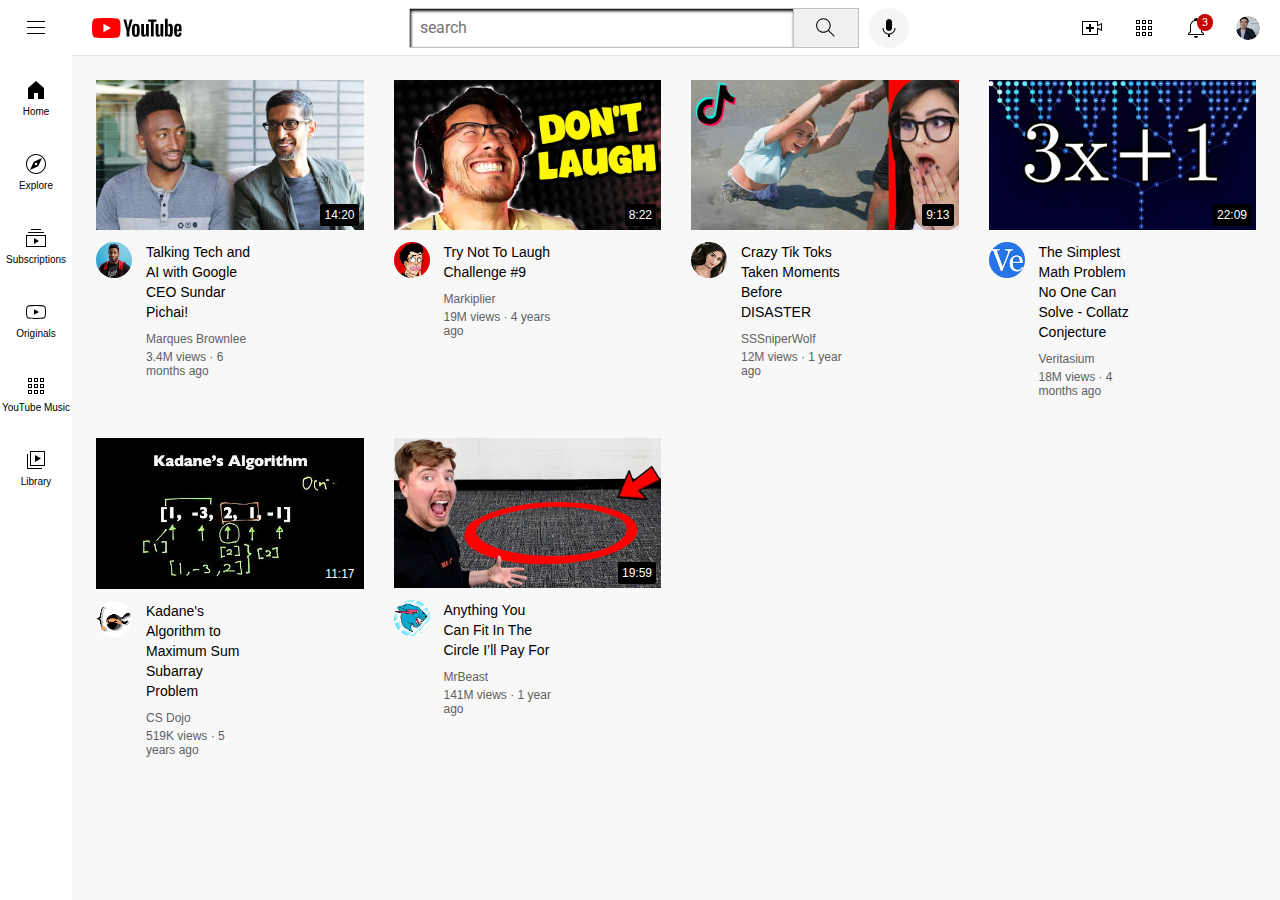
<file: index.html>
<!DOCTYPE html>
<html>
        <head>
            <link rel="preconnect" href="https://fonts.googleapis.com">
            <link rel="preconnect" href="https://fonts.gstatic.com" crossorigin>
            <link href="https://fonts.googleapis.com/css2?family=Roboto:wght@400;500;700&display=swap" 
            rel="stylesheet">
            <title>youtube.com Clone</title>

            <link rel="stylesheet" href="styles/general.css">
            <link rel="stylesheet" href="styles/header.css">
            <link rel="stylesheet" href="styles/video.css">
            <link rel="stylesheet" href="styles/sidebar.css">


        </head>
        <body>
            <header class="header">
                <div class="left-section">
                   <img class="hamburger-menu"
                   src="icon/hamburger-menu.svg">
                   <img class="youtube-logo"
                   src="icon/youtube-logo.svg">
                </div>
                <div class="middle-section">
                    <input class="search-bar" 
                    type="text"placeholder="search">
                <button class="search-button">
                  <img class="search-icon" src="icon/search.svg"> 
                  <div class="tooltip">Search</div> 
                </button>
                <!-- Comment  -->
                <button 
                class="voice-search-button">
                    <img class="voice-search-icon"
                    src="icon/voice-search-icon.svg">
                    <div class="tooltip">Search with your voice</div> 
                </button>
                </div>
                <div class="right-section">
                    <div class="upload-icon-container">
                        <img class="upload-icon"
                        src="icon/upload.svg">
                        <div class="tooltip">Create</div> 
                    </div>
                    <div class="youtube-apps-icon-container">
                        <img class="youtube-apps-icon"
                    src="icon/youtube-apps.svg">
                    <div class="tooltip">You Tube Apps</div>
                    </div>
                    
                    <div class="notifications-icon-container">
                        <img class="notifications-icon"
                            src="icon/notifications.svg"> 
                    <div class="notifications-count">3</div>
                    <div class="tooltip">Notifications</div>
                      
                    </div>
                   <img class="current-user-pictures"
                    src="channel-picture/my-channel.jpeg">
                </div>
            </header>

                <nav class="sidebar">
                    <div class="sidebar-link"><img src="icon/home.svg"> 
                    <div>Home</div>
                </div>
                    <div class="sidebar-link"><img src="icon/explore.svg">
                    <div>Explore</div>
                    </div>
                    <div class="sidebar-link"><img src="icon/subscriptions (1).svg">
                    <div>Subscriptions</div>
                    </div>
                    <div class="sidebar-link"><img src="icon/originals.svg">
                    <div>Originals</div>
                    </div>
                    <div class="sidebar-link"><img src="icon/youtube-apps.svg">
                    <div>YouTube Music</div>
                    </div>
                    <div class="sidebar-link"><img src="icon/library.svg">
                    <div>Library</div>
                    </div>
                </nav>

                <main> 
                    <section class="video-grid">
                    <div class="video-preview">
                        <div class="thumbnail-row">
                         <img class="thumbnail" 
                        src="thumbnail/thumbnail-1.webp">
                        <div class="video-time">14:20</div>
                    </div>
                    <div class="video-info-grid">
                        <div class="channel-picture">
                            <img class="profile-picture" src="channel-picture/channel-1.jpeg">
                        </div>
                        <div class="video-info">
                            <p class="video-title">
                                Talking Tech and AI 
                                with Google
                                CEO Sundar Pichai!
                            </p>
                            <p class="video-author">Marques Brownlee
                            </p>
                            <p class="video-status">3.4M views &#183; 6 months ago

                            </p>
                        </div>
                    </div>
                </div>
            

            <div class="video-preview">
                <div class="thumbnail-row">
                    <img class="thumbnail" 
                    src="thumbnail/thumbnail-2.webp">
                    <div class="video-time">8:22</div>
                </div>
                <div class="video-info-grid">
                    <div class="channel-picture">
                        <img class="profile-picture" src="channel-picture/channel-2.jpeg">
                    </div>
                    <div class="video-info">
                        <p class="video-title">
                            Try Not To Laugh Challenge #9
                        </p>
                        <p class="video-author">
                            Markiplier
                        </p>
                        <p class="video-status">19M views &#183; 4 years ago

                        </p>
                    </div>
                </div>
            </div>
            <div class="video-preview">
                <div class="thumbnail-row">
                    <img class="thumbnail" src="thumbnail/thumbnail-3.webp">
                    <div class="video-time">9:13</div>
                </div>
                <div class="video-info-grid">
                    <div class="channel-picture">
                        <img class="profile-picture" src="channel-picture/channel-3.jpeg">
                    </div>

                    <div class="video-info">
                        <p class="video-title">
                            Crazy Tik Toks Taken Moments Before DISASTER
                        </p>
                        <p class="video-author">
                            SSSniperWolf
                        </p>
                        <p  class="video-status">
                            12M views &#183; 1 year ago
                        </p>
                    </div>
                </div>
            </div>

            <div class="video-preview">
                <div class="thumbnail-row">
                    <img class="thumbnail" 
                    src="thumbnail/thumbnail-4.webp">
                    <div class="video-time">22:09</div>
                </div>
                <div class="video-info-grid">
                    <div class="channel-picture">
                        <img class="profile-picture" src="channel-picture/channel-4.jpeg">
                    </div>
                    <div class="video-info">
                        <p class="video-title">
                            The Simplest Math Problem No One Can Solve - Collatz Conjecture
                        </p>
                        <p class="video-author">
                            Veritasium
                        </p>
                        <p class="video-status">
                            18M views &#183; 4 months ago
                        </p>
                    </div>
                </div>
            </div>

            <div class="video-preview">
                <div class="thumbnail-row">
                    <img class="thumbnail" 
                    src="thumbnail/thumbnail-5.webp">
                    <div class="video-time">11:17</div>
                </div>
                <div class="video-info-grid">
                    <div class="channel-picture">
                        <img class="profile-picture" src="channel-picture/channel-5.jpeg" alt="">
                    </div>
                    <div class="video-info">
                        <p class="video-title">
                            Kadane's Algorithm to Maximum Sum Subarray Problem
                            
                        </p>
                        <p class="video-author">
                            CS Dojo
                        </p>
                        <p class="video-status">
                            519K views &#183; 5 years ago
                        </p>
                    </div>
                </div>
            </div>

            <div class="video-preview">
                <div class="thumbnail-row">
                    <img class="thumbnail" src="thumbnail/thumbnail-6.webp">
                    <div class="video-time">19:59</div>
                </div>
                <div class="video-info-grid">
                    <div class="channel-picture">
                        <img class="profile-picture" src="channel-picture/channel-6.jpeg">
                    </div>
                    <div class="video-info">
                        <p class="video-title">
                            Anything You Can Fit In The Circle I’ll Pay For
                        </p>
                        <p class="video-author">
                            MrBeast
                        </p>
                        <p class="video-status">
                            141M views &#183; 1 year ago
                        </p>
                    </div>
                    </div>
                    </div>
                </section>
            </main>   
        </body>
</html>
</file>
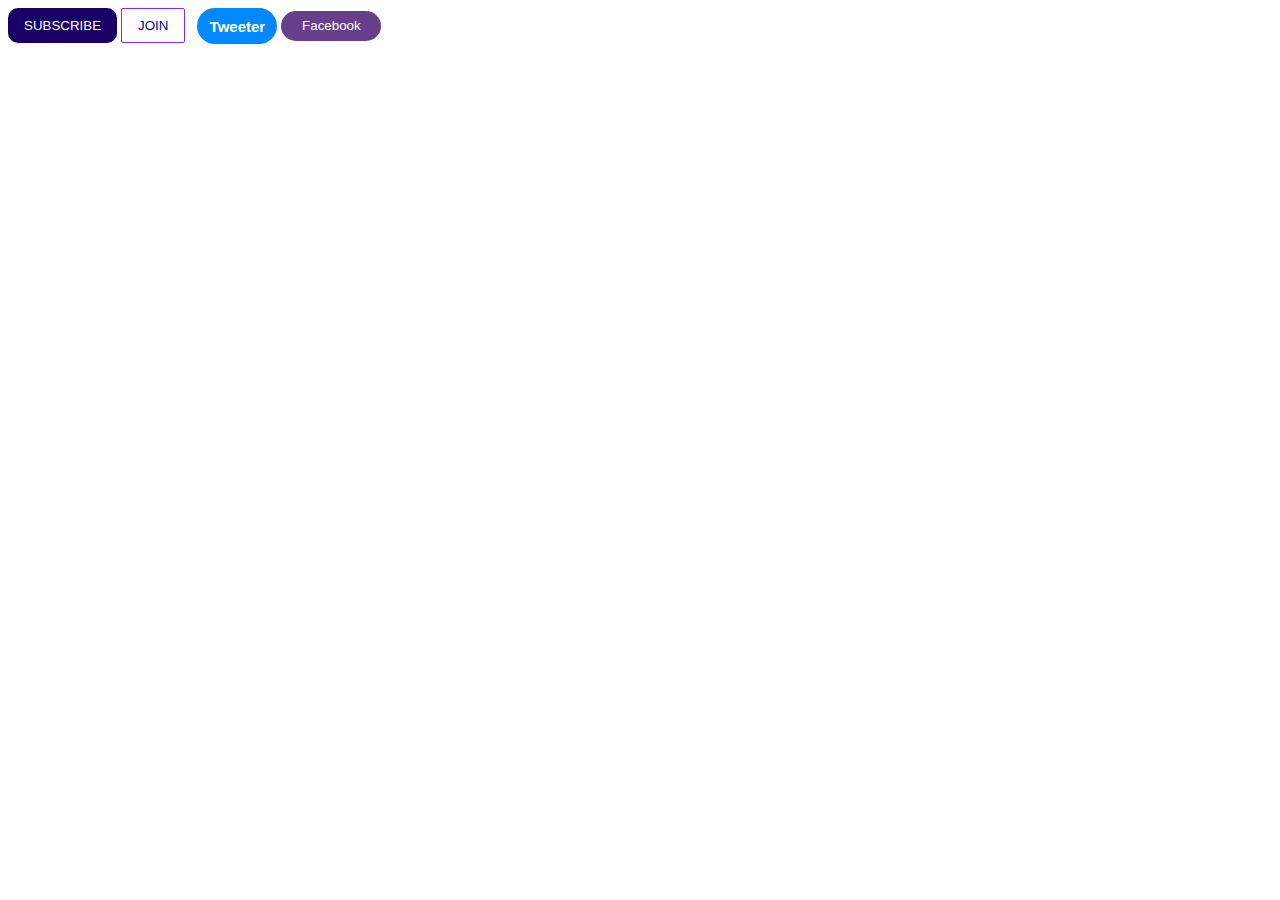
<file: buttons.html>
<!DOCTYPE html>
<html>
	<head>
		<title>
			buttons practice

		</title>
		<link rel="stylesheet" href="style/buttons.css">
	
		
	</head>
	<body>
		<button class="subscribe-button">SUBSCRIBE</button>
		<button class="join-button">JOIN </button>
		<button class="tweeter-button">Tweeter</button>
		<button class="facebook-button">Facebook</button>
		

	</body>
</html>
</file>
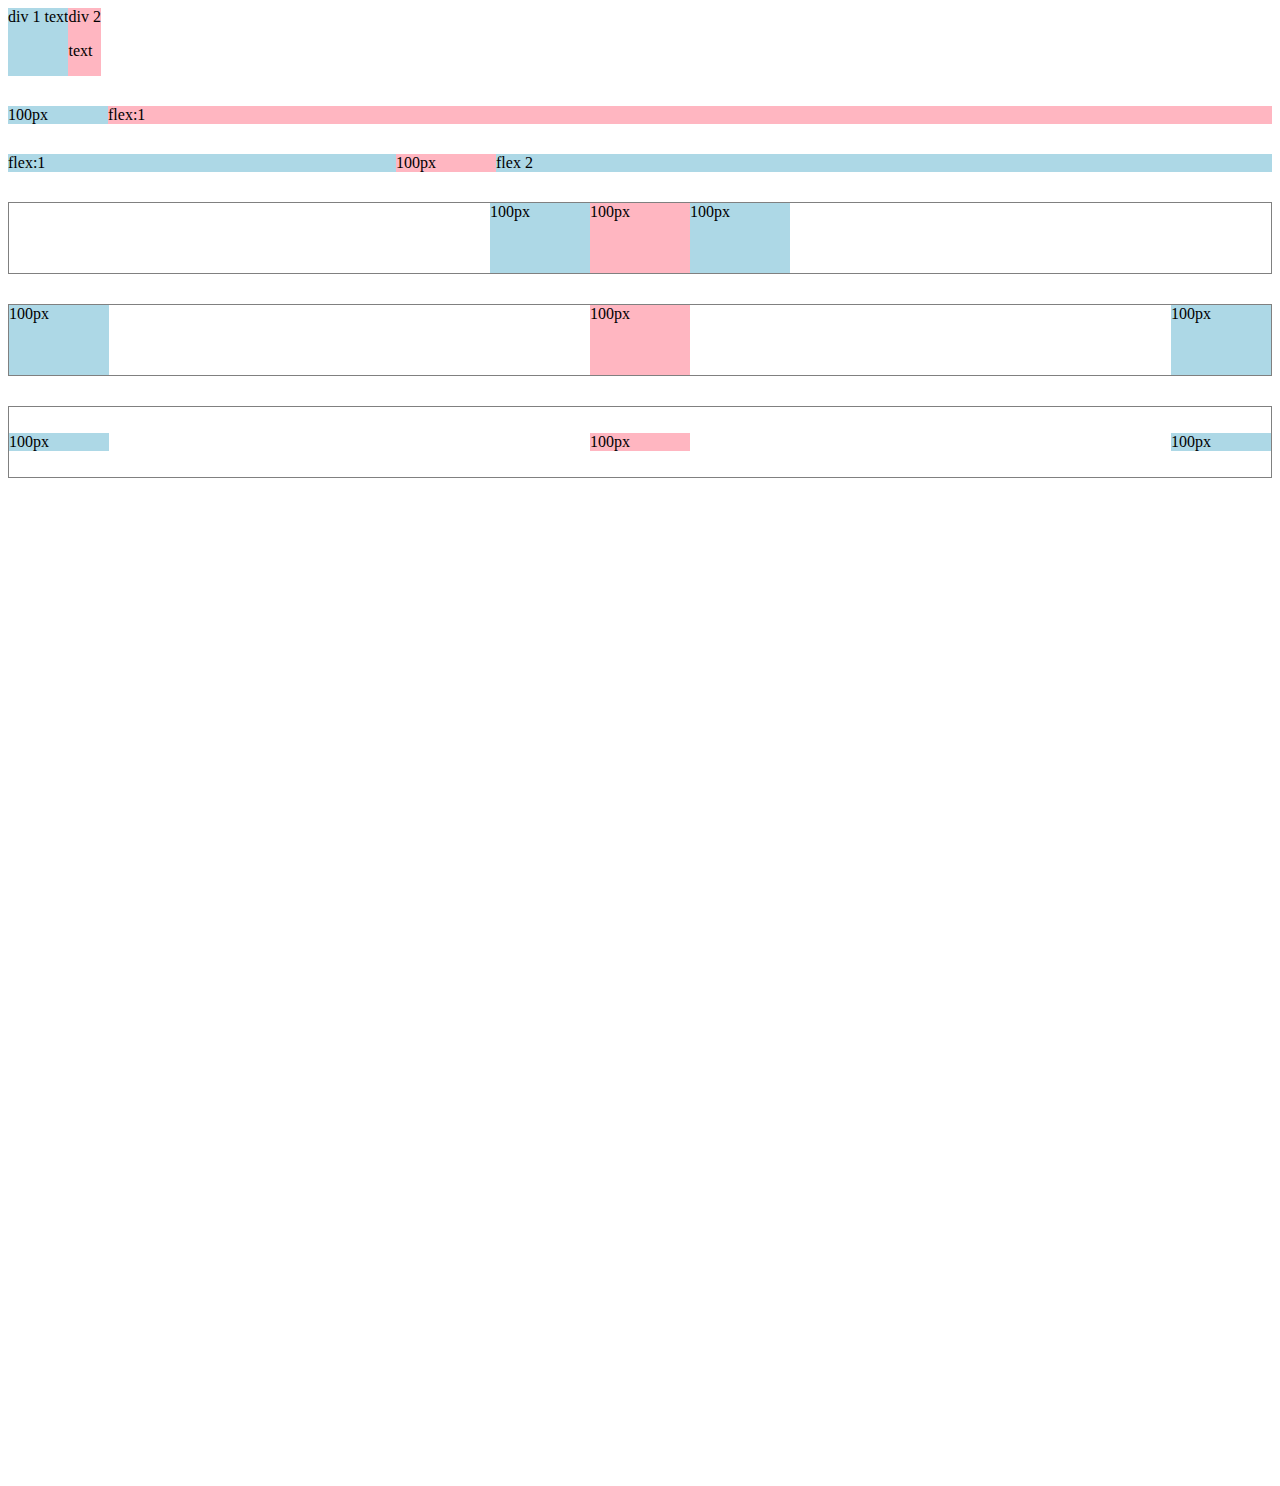
<file: flexbox.html>
<!DOCTYPE html>
<html>
    <head>
        <title>Flexbox Practice</title>
    </head>
    <body style="padding-bottom: 1000px;">
        <div style="
        display: flex;
        flex-direction: row;
        ">
        <div style="background-color: lightblue;">div 1 text</div>
        <div style="background-color: lightpink;">div 2 <p>text</p></div>
        </div>

        <div style="
        margin-top: 30px;
        display: flex;
        flex-direction: row;
        ">
        <div style="background-color: lightblue;
        width: 100px;
        ">100px</div>
        <div style="background-color: lightpink;
        flex: 1;
        ">flex:1</div>
        </div>

        <div style="
        margin-top: 30px;
        display: flex;
        flex-direction: row;
        ">

        <div style="background-color: lightblue;
        flex: 1;
        ">flex:1</div>
        <div style="background-color: lightpink;
        width: 100px;
        ">100px</div>
        <div style="background-color: lightblue;
        flex: 2;
        ">flex 2</div>
        </div>

        <div style="
        margin-top: 30px;
        height: 70px;
        border-width: 1px;
        border-style: solid;
        border-color: gray;
        display: flex;
        flex-direction: row;
        justify-content: center;
        ">

        <div style="background-color: lightblue;
        width: 100px;
        ">100px</div>
        <div style="background-color: lightpink;
        width: 100px;
        ">100px</div>
        <div style="background-color: lightblue;
        width: 100px;
        ">100px</div>
        </div>

<div style="
margin-top: 30px;
height: 70px;
border-width: 1px;
border-style: solid;
border-color: gray;
display: flex;
flex-direction: row;
justify-content: space-between;
">

<div style="background-color: lightblue;
width: 100px;
">100px</div>
<div style="background-color: lightpink;
width: 100px;
">100px</div>
<div style="background-color: lightblue;
width: 100px;
">100px</div>
     </div>

     
<div style="
margin-top: 30px;
height: 70px;
border-width: 1px;
border-style: solid;
border-color: gray;
display: flex;
flex-direction: row;
justify-content: space-between;
align-items: center;
">

<div style="background-color: lightblue;
width: 100px;
">100px</div>
<div style="background-color: lightpink;
width: 100px;
">100px</div>
<div style="background-color: lightblue;
width: 100px;
">100px</div>
     </div>
    </body>
</html>
</file>
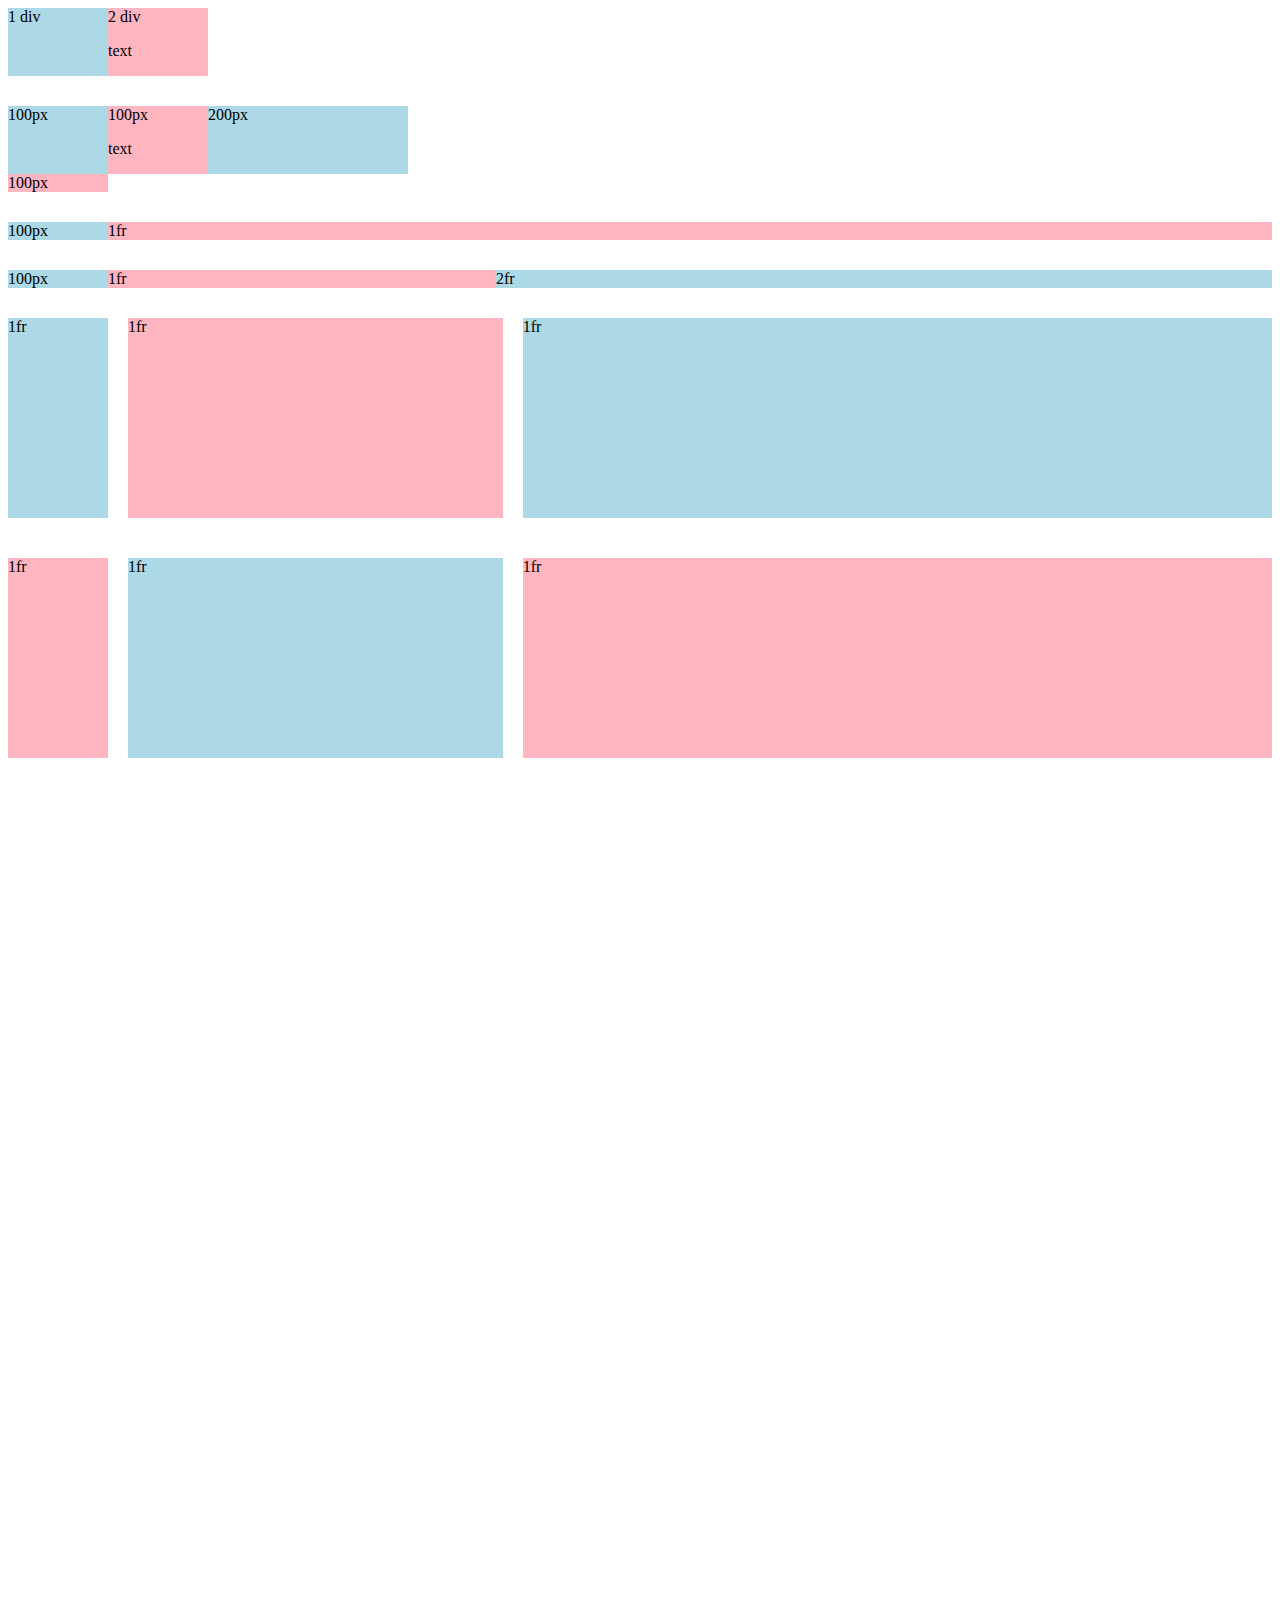
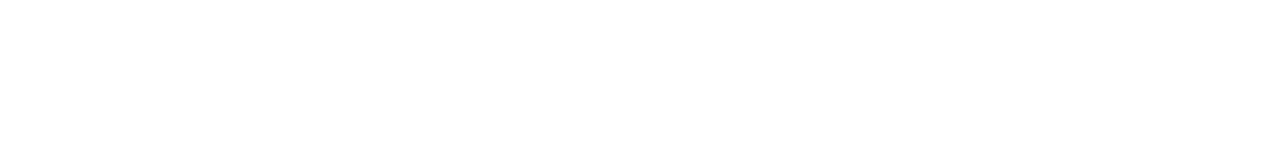
<file: grid.html>
<!DOCTYPE html>
<html>
    <head>
        <title>Grid Practice</title>

    </head>
    <body style="padding-bottom: 1000px;">
        <div style="
        display:grid ;
        grid-template-columns: 100px 100px;
        ">
            <div style="background-color: 
            lightblue;">1 div</div>
            <div style="background-color:
            lightpink ;">2 div <p>text</p> </div>
        </div>

        <div style="
        margin-top: 30px;
        display:grid ;
        grid-template-columns: 100px 100px 200px;
        ">
            <div style="background-color:
             lightblue;">100px</div>
            <div style="background-color:
            lightpink ;">100px <p>text</p> </div>
            <div style="background-color:
            lightblue;">200px</div>
            <div style="background-color:
            lightpink ;">100px  </div>
        </div>

        <div style="
        margin-top: 30px;
        display:grid ;
        grid-template-columns: 100px 1fr;
        ">
            <div style="background-color:
             lightblue;">100px</div>
            <div style="background-color:
            lightpink ;">1fr  </div>

        </div>

        <div style="
        margin-top: 30px;
        display:grid ;
        grid-template-columns: 100px 1fr 2fr;
        ">
            <div style="background-color:
            lightblue;">100px</div>
            <div style="background-color:
            lightpink ;">1fr  </div>
            <div style="background-color:
            lightblue;">2fr</div>
            </div>

            <div style="
            margin-top: 30px;
            display:grid ;
            grid-template-columns: 100px 1fr 2fr;
            column-gap: 20px;
            row-gap: 40px;
            ">
                <div style="background-color:
                 lightblue; height: 200px;">1fr</div>
                 <div style="background-color:
                 lightpink ;height: 200px;">1fr  </div>
                <div style="background-color:
                 lightblue;height: 200px;">1fr</div>
                

                <div style="background-color:
                lightpink; height: 200px;">1fr</div>
                <div style="background-color:
                lightblue ;height: 200px;">1fr  </div>
               <div style="background-color:
                lightpink;height: 200px;">1fr</div>
               </div>
                
    </body>
</html>
</file>
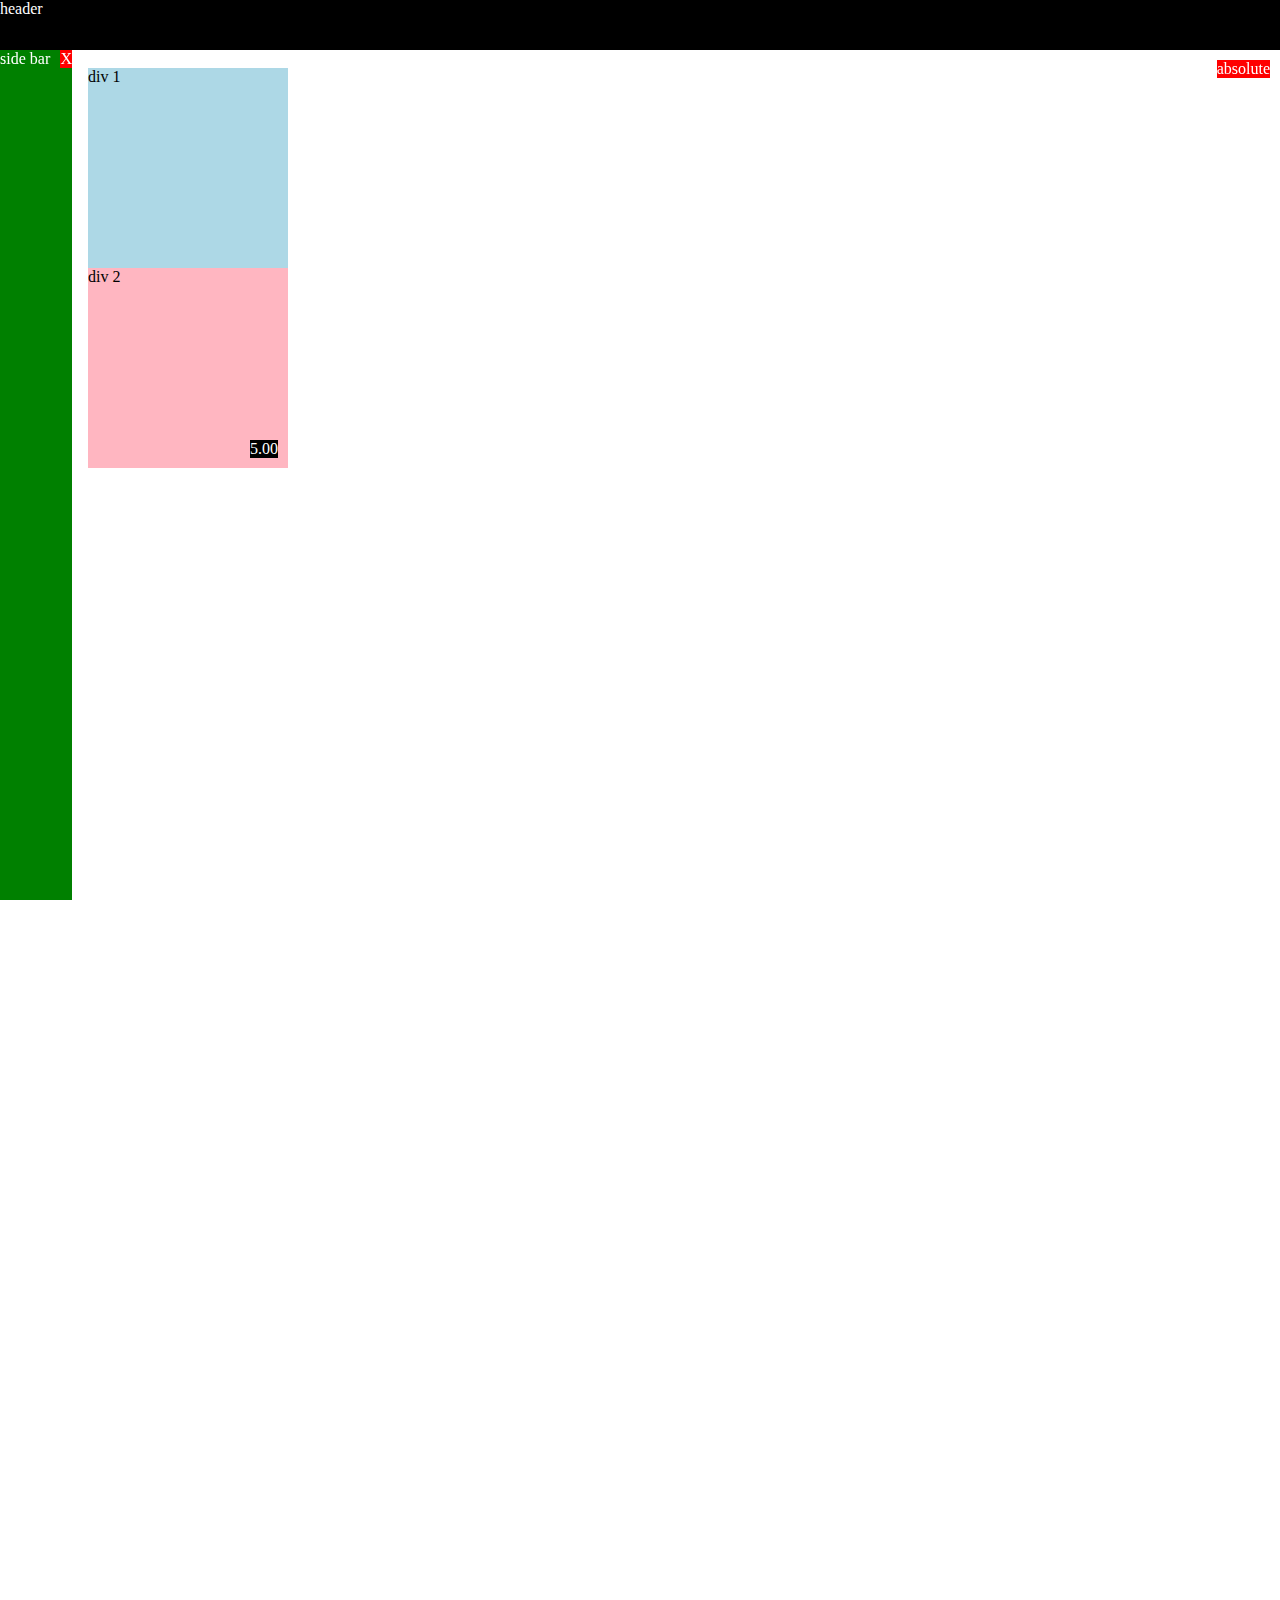
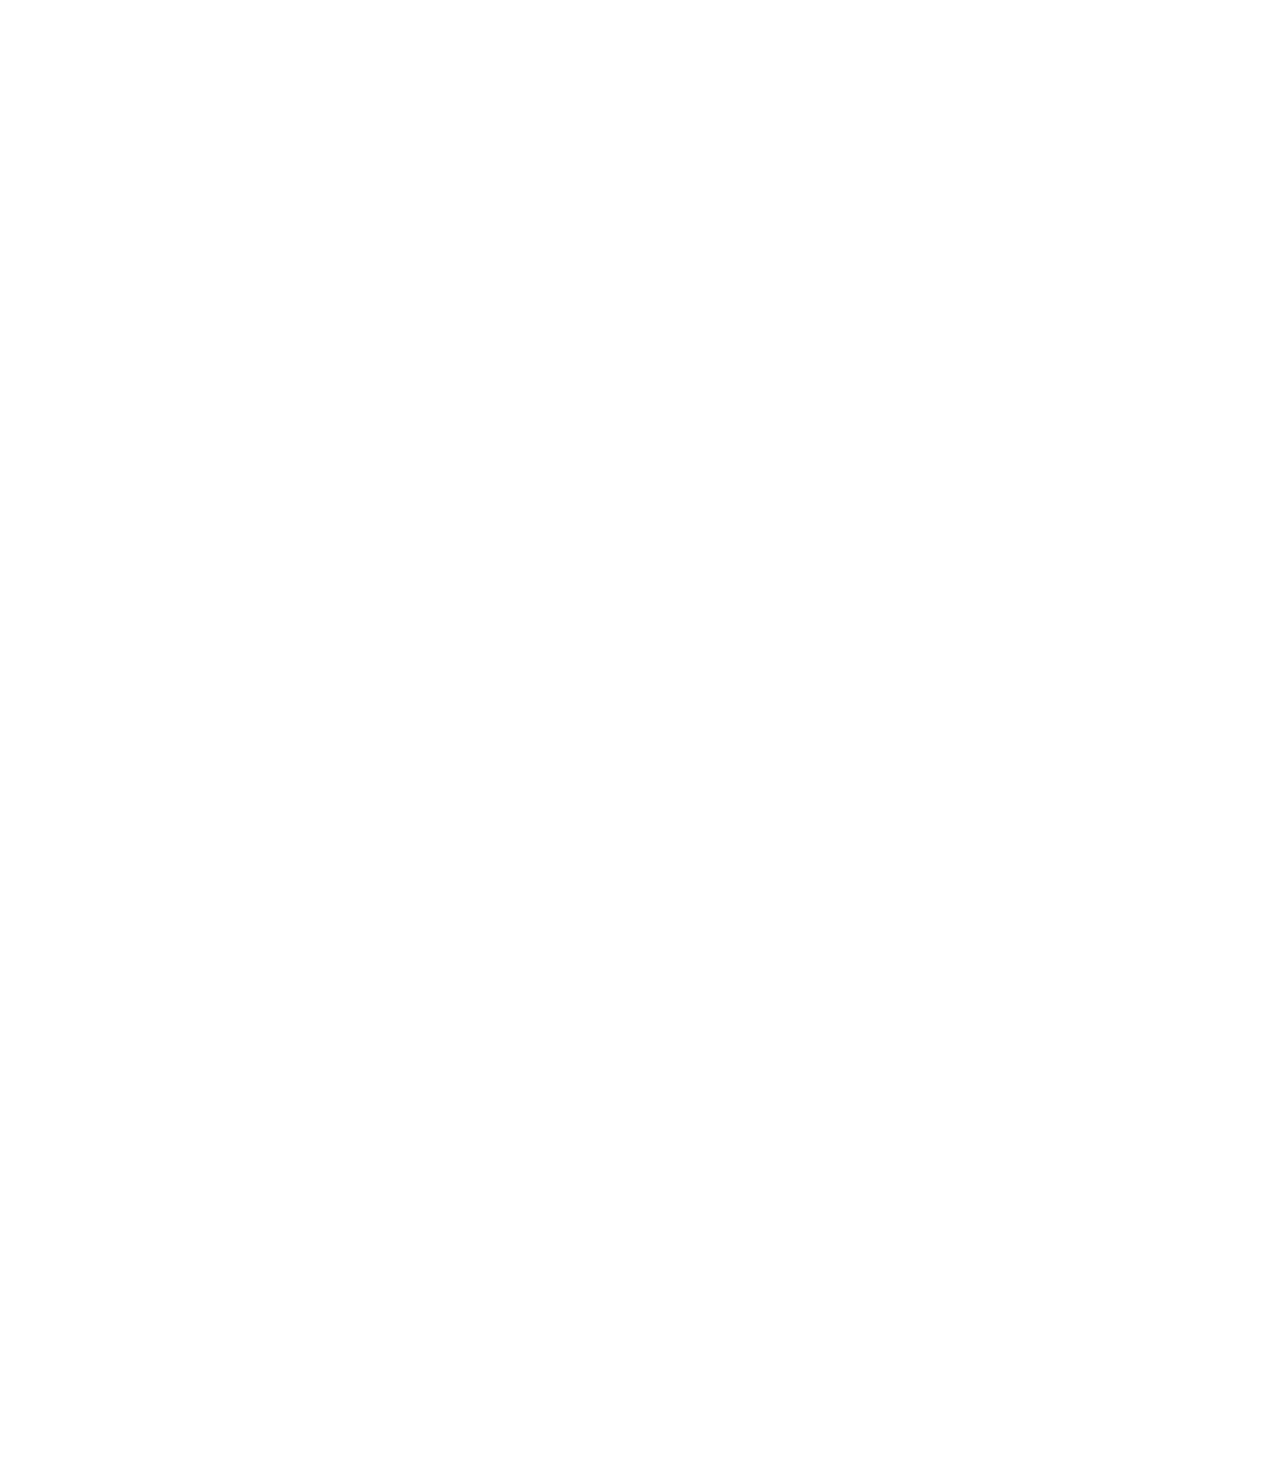
<file: position.html>
<!DOCTYPE html>
<html>
    <head>
        <title>Position Practice</title>
    </head>
    <body style="
        height: 3000px;
        padding-top: 60px;
        padding-left:80px;">
        <div style="
        background-color:black;
        color:white;
        position: fixed;
        top: 0px;
        left: 0px;
        right: 0;
        height: 50px;
        z-index: 100px;
        ">header</div>

        <div style="
        background-color: green;
        color: white;
        position: fixed;
        left: 0;
        bottom: 0;
        top: 50px;
        width: 72px;">
        side bar
        <div style=" 
        position: absolute;
        background-color: red;
        color: white;
        top: 0px; 
        right: 0px;
            ">
             X
         </div>
        </div>
        <div style=" 
         position: absolute;
         background-color: red;
         color: white;
         top: 60px; 
         right: 10px;
               ">
            absolute
            </div>

        <div style="
        background-color:lightblue;
        height: 200px;
        width: 200px;
        position: static;
        ">div 1</div>
         <div style="
        background-color:lightpink;
        height: 200px;
        width: 200px;
        position: relative;
        ">div 2
         <div style=" 
        position: absolute;
        background-color: black;
        color: white;
        bottom: 10px; 
        right: 10px;
                    ">
         5.00
                 </div>
                </div>
    </body>
</html>
</file>
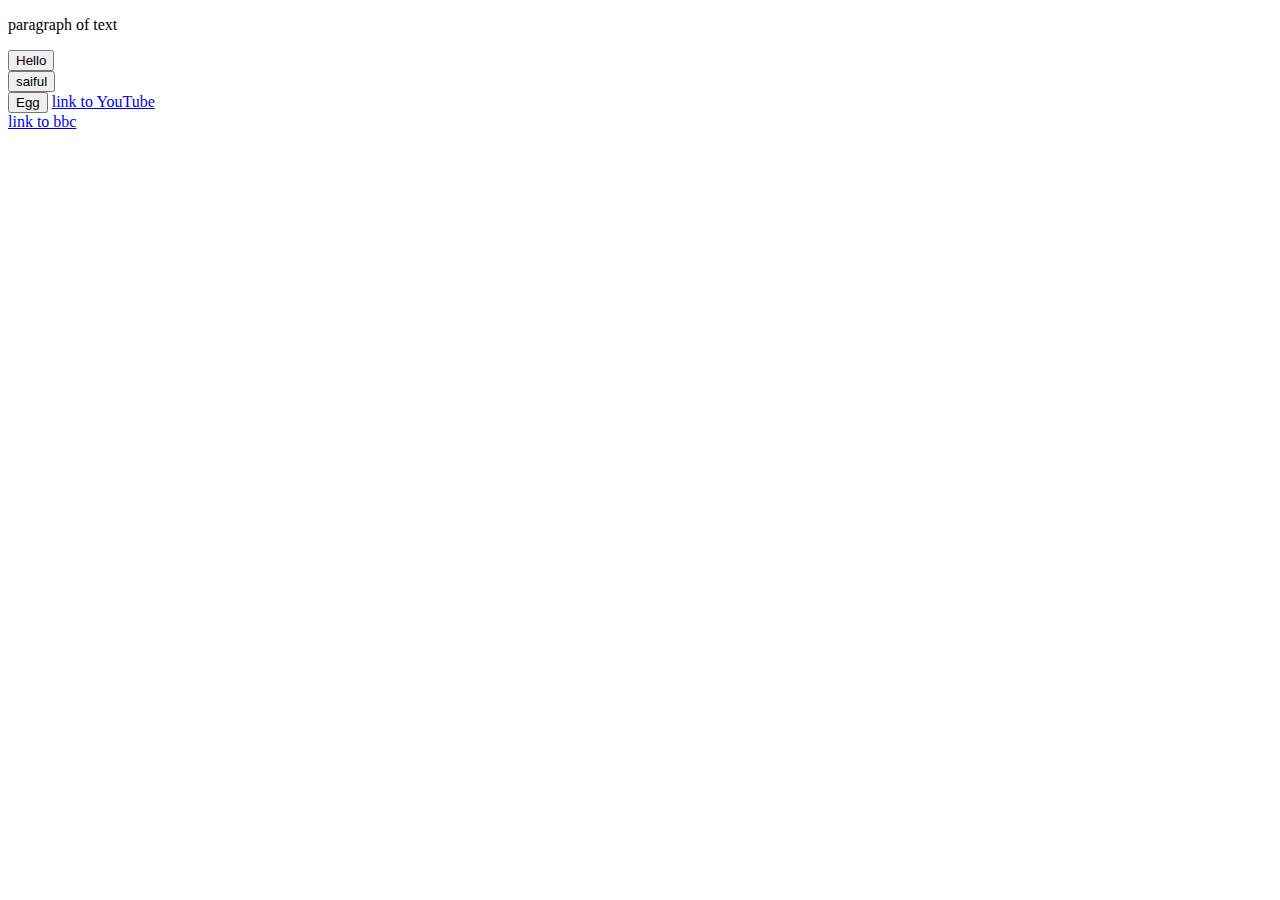
<file: website.html>
<!DOCTYPE html>
<html>
<head>
	<meta charset="utf-8">
	<meta name="viewport" content="width=device-width, initial-scale=1">
	<title>my first webpage</title>
	
</head>
<body>
	<p>
		paragraph of text
	</p>
	<button>
		Hello
	</button><br>
	<button>
		saiful
	</button><br>
	<button>
		Egg
	</button>
	<a href="https://www.youtube.com/"
	target="_blank">link to YouTube</a><br>
	<a href="https://www.bbc.com">link to bbc</a>
	
	

</body>
</html>
</file>
<file: styles/general.css>
p {
    margin-top: 0%;
    margin-bottom: 0%;
}

body {
    /* This style below will be inherited */
    font-family: Robot, Arial;
    margin: 0;
    padding-top: 80px;
    padding-left: 96px;
    padding-right: 24px;
    background-color: rgb(248, 248, 248);

}
</file>
<file: styles/header.css>
.header {
    height: 55px;

    display: flex;
    flex-direction: row;
    justify-content: space-between;
    position: fixed;
    top: 0;
    left: 0;
    right: 0;
    z-index: 100;

    background-color: white;
    border-bottom-width: 1px;
    border-bottom-style: solid;
    border-bottom-color: rgb(228, 228, 228);
}

.left-section {
    display: flex;
    align-items: center;
}

.hamburger-menu {
    height: 24px;
    margin-left: 24px;
    margin-right: 24px;
}

.youtube-logo {
    height: 20px;
    margin-left: 20px;
    margin-right: 20px;
}

.middle-section {
    flex: 1;
    margin-left: 70px;
    margin-right: 35px;
    max-width: 500px;
    display: flex;
    align-items: center;
}

.search-bar {
    flex: 1;
    height: 36px;
    padding-left: 10px;
    font-size: 16px;
    border: 1px solid rgb(192, 192, 192);
    border-radius: 1px;
    box-shadow: inset 1px 2px 3px
    rgba(0, 0,0.05);
}

.search-bar::placeholder {
    font-family: Roboto,Arial;
    font-size: 16px;
}

.search-button {
    height: 40px;
    width: 66px;
    background-color: rgb(241, 240, 240);
    border-width: 1px;
    border-style: solid;
    border-color: rgb(192, 192, 192);
    margin-left: -1px;
    margin-right: 10px;
}

.search-button,
.voice-search-button,
.upload-icon-container,
.youtube-apps-icon-container,
.notifications-icon-container
 {
display: flex;
justify-content: center;
align-items: center;
position: relative;
}

.search-button .tooltip,
.voice-search-button .tooltip,
.upload-icon-container .tooltip,
.youtube-apps-icon-container .tooltip,
.notifications-icon-container .tooltip

{
    font-family: Roboto, Arial;
    position: absolute;
    background-color: gray;
    color: white;
    padding-top: 4px;
    padding-bottom: 4px;
    padding-left: 8px;
    padding-right: 8px;
    border-radius: 2px;
    font-size: 13px;
    bottom: -30px;
    opacity: 0;
    transition: opacity 0.15s;
    pointer-events: none;
    white-space: nowrap;
}

.search-button:hover .tooltip,
.voice-search-button:hover .tooltip,
.upload-icon-container:hover .tooltip,
.youtube-apps-icon-container:hover .tooltip,
.notifications-icon-container:hover .tooltip

 {
    opacity: 1;
}
.search-icon {
    height: 25px;
   
}

.voice-search-button {
    height: 40px;
    width: 40px;
    border-radius: 20px;
    border: none;
    background-color: rgb(245,245,245 );
  
    
}

.voice-search-icon {
    height: 24px;
   
    
}

.right-section {
    width: 180px;
    margin-right: 20px;
    display: flex;
    align-items: center;
    justify-content: space-between;
    flex-shrink: 0;
}

.upload-icon {
    height: 24px;
}

.youtube-apps-icon {
    height: 24px;
}

.notifications-icon {
    height: 24px;
}



.notifications-count {
    position: absolute;
    right: -5px;
    top: -2px;
    border-radius: 10px;
    background-color: rgb(202, 0, 0);
    color: white;
    font-family: Roboto,Arial;
    font-size: 11px;
    padding-left: 5px;
    padding-right: 5px;
    padding-top: 2px;
    padding-bottom: 2px;

}
.current-user-pictures {
    height: 24px;
    border-radius: 16px;
}
</file>
<file: styles/video.css>
.thumbnail {
    width: 100%;
}


.video-title {
    margin-top: 0;
    font-size: 14px;
    font-weight: 500;
    line-height: 20px;
    margin-bottom: 10px;
}

.video-info-grid {
    display: grid;
    grid-template-columns: 50px 1fr 1fr;
}

.profile-picture {
    width: 36px;
    border-radius: 50px;
}

.thumbnail-row {
    margin-bottom: 8px;
    position: relative;

}

.video-author,.video-status {
    font-size: 12px;
    color: rgb(96, 96,96);
}

.video-author {
    margin-bottom: 4px;
}

.video-grid {
    display: grid;
    grid-template-columns: 1fr 1fr 1fr;
    column-gap: 30px;
    row-gap: 40px;
}

@media (max-width: 750px) {
    .video-grid {
        grid-template-columns: 1fr 1fr;
    }
}

@media (min-width: 751px) and (max-width:
 999px) {
    .video-grid {
       
        grid-template-columns: 1fr 1fr 1fr;
    } 
 }

@media (min-width: 1000px) {
    .video-grid{
        grid-template-columns: 1fr 1fr 1fr 1fr;
    }
}


.video-time {
    font-size: 12px;
    font-weight: 500px;
    padding: 4px;
    border-radius: 2px;
    background-color: black;
    color: white;
    position: absolute;
    bottom: 8px;
    right: 5px;
    
    
}
</file>
<file: styles/sidebar.css>
.sidebar {
    position: fixed;
    left: 0;
    bottom: 0;
    top: 55px;
    background-color: white;
    width: 72px;
    z-index: 200;
    padding-top: 5px;
    cursor: pointer;
}

.sidebar-link {
    height: 74px; 
    display: flex; 
    justify-content: center;
    align-items: center;
    flex-direction: column;
}


.sidebar-link:hover {
   background-color: rgb(235, 230, 230); 
}

.sidebar-link img {
    height: 24px;
    margin-bottom: 4px;
}

.sidebar-link div {
    font-size: 10px;
}
</file>
<file: style/buttons.css>
.subscribe-button {
    background-color:rgb(25, 0, 100);
    color: white;
    border: none;
    
    border-radius: 10px;
    cursor: pointer;
    padding-top: 10px;
    padding-bottom: 10px;
    padding-left: 16px;
    padding-right: 16px;
    transition: opacity 0.15s;
    vertical-align: top;
}

    .subscribe-button:hover{
        opacity: 0.8;
    }

    .subscribe-button:active{
        opacity: 0.4;
    }
.join-button {
    background-color: white;
    border-color: blueviolet;
    border-style: solid;
    border-width: 1px;
    color: darkblue;
    border-radius: 2px;
    cursor: pointer;
    padding-top: 9px;
    padding-bottom: 9px;
    padding-left: 16px;
    padding-right: 16px


}

    .join-button:hover{
        background-color: rgb(41, 118, 21);
        color: white;


    }
    .join-button:active{
        opacity: 0.7;
    }

    .tweeter-button{
        background-color:rgb(2, 137,255);
        color: white;
        border: none;
        height: 36px;
        width: 80px;
        border-radius: 18px;
        font-weight: bold;
        font-size: 15px;
        cursor: pointer;
        margin-left: 8px;
        transition: box-shadow 0.15s;
        vertical-align: top;
        
    }

    .tweeter-button:hover{
        box-shadow: 10px 10px 10px rgba(0, 0, 0, 0.6);

    }
    .facebook-button
    {
        
            background-color: rgb(103, 63, 139);
            color: white;
            border: none;
            border-radius: 20px;
            border-bottom: 10px;
            border-top: 10px;
            border-width: 20px;
            height: 30px;
            width: 100px;
            cursor: pointer;
            

        
    }
</file>
